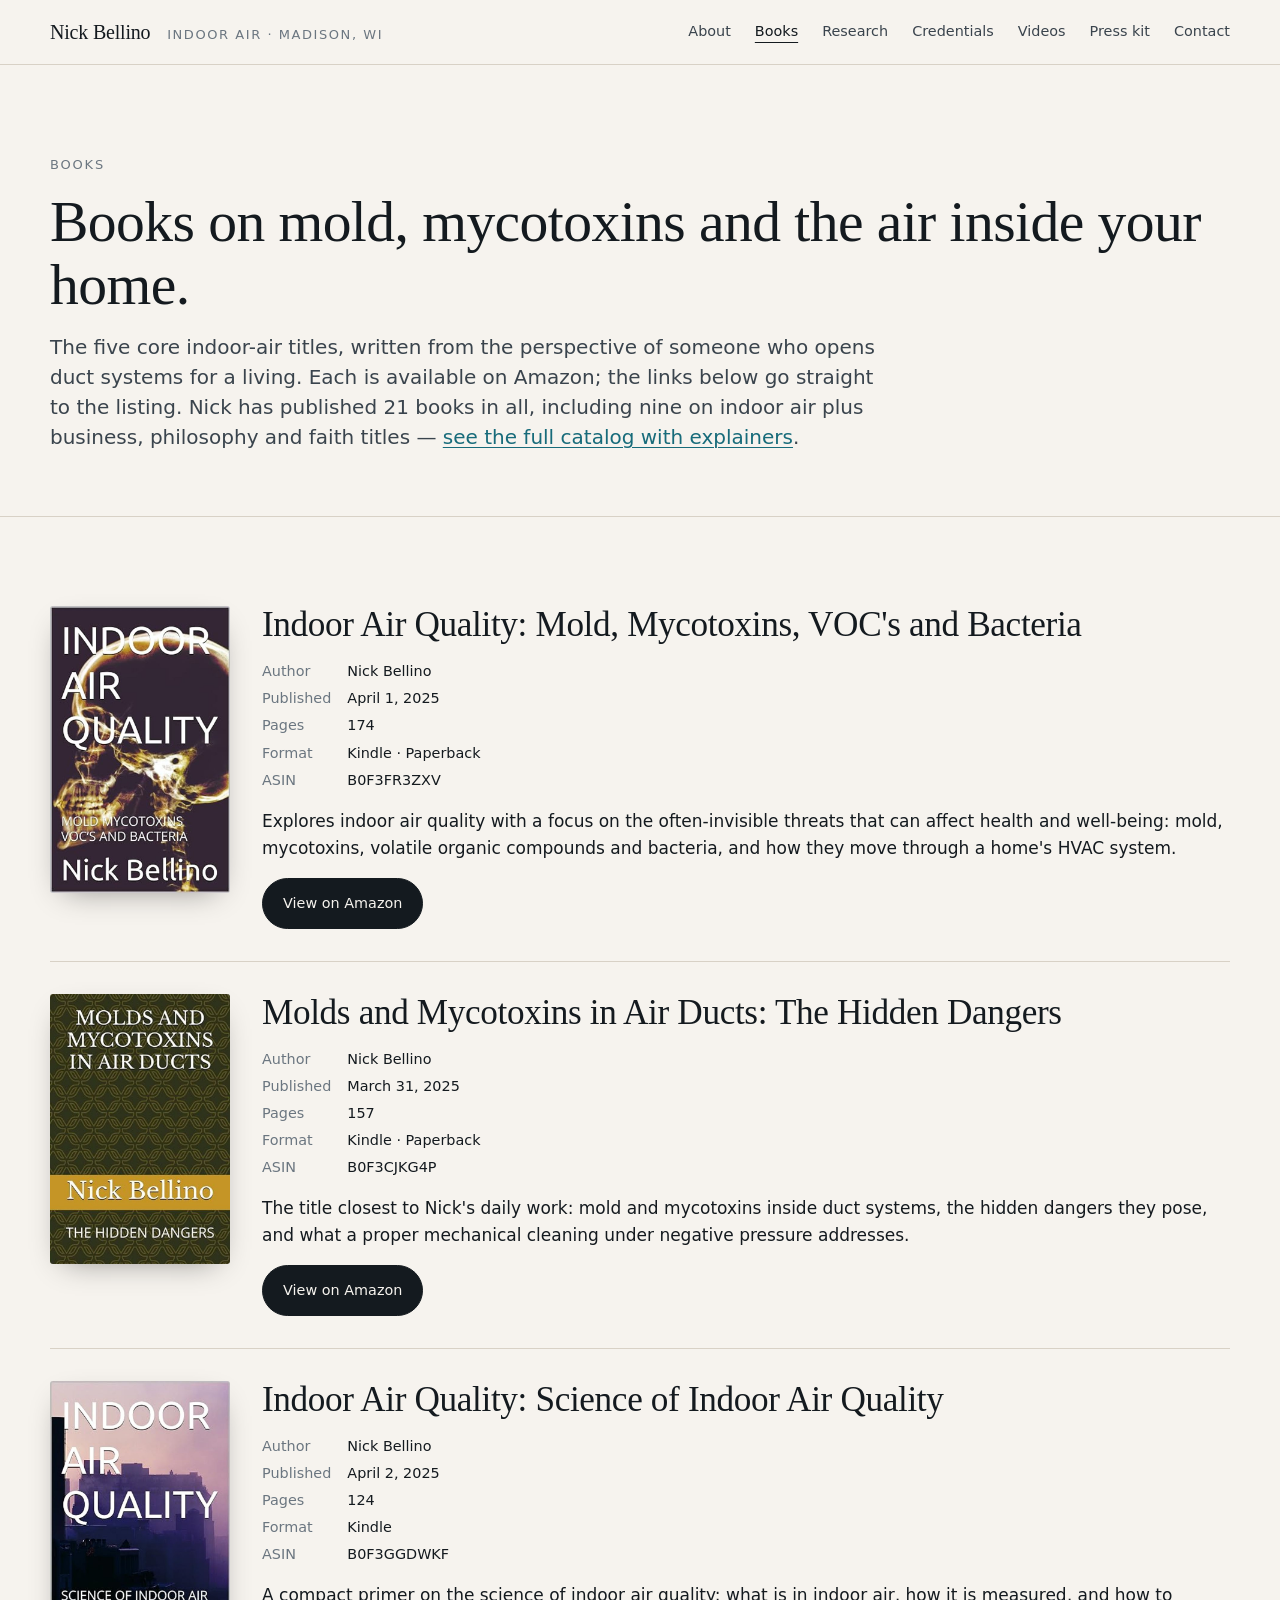
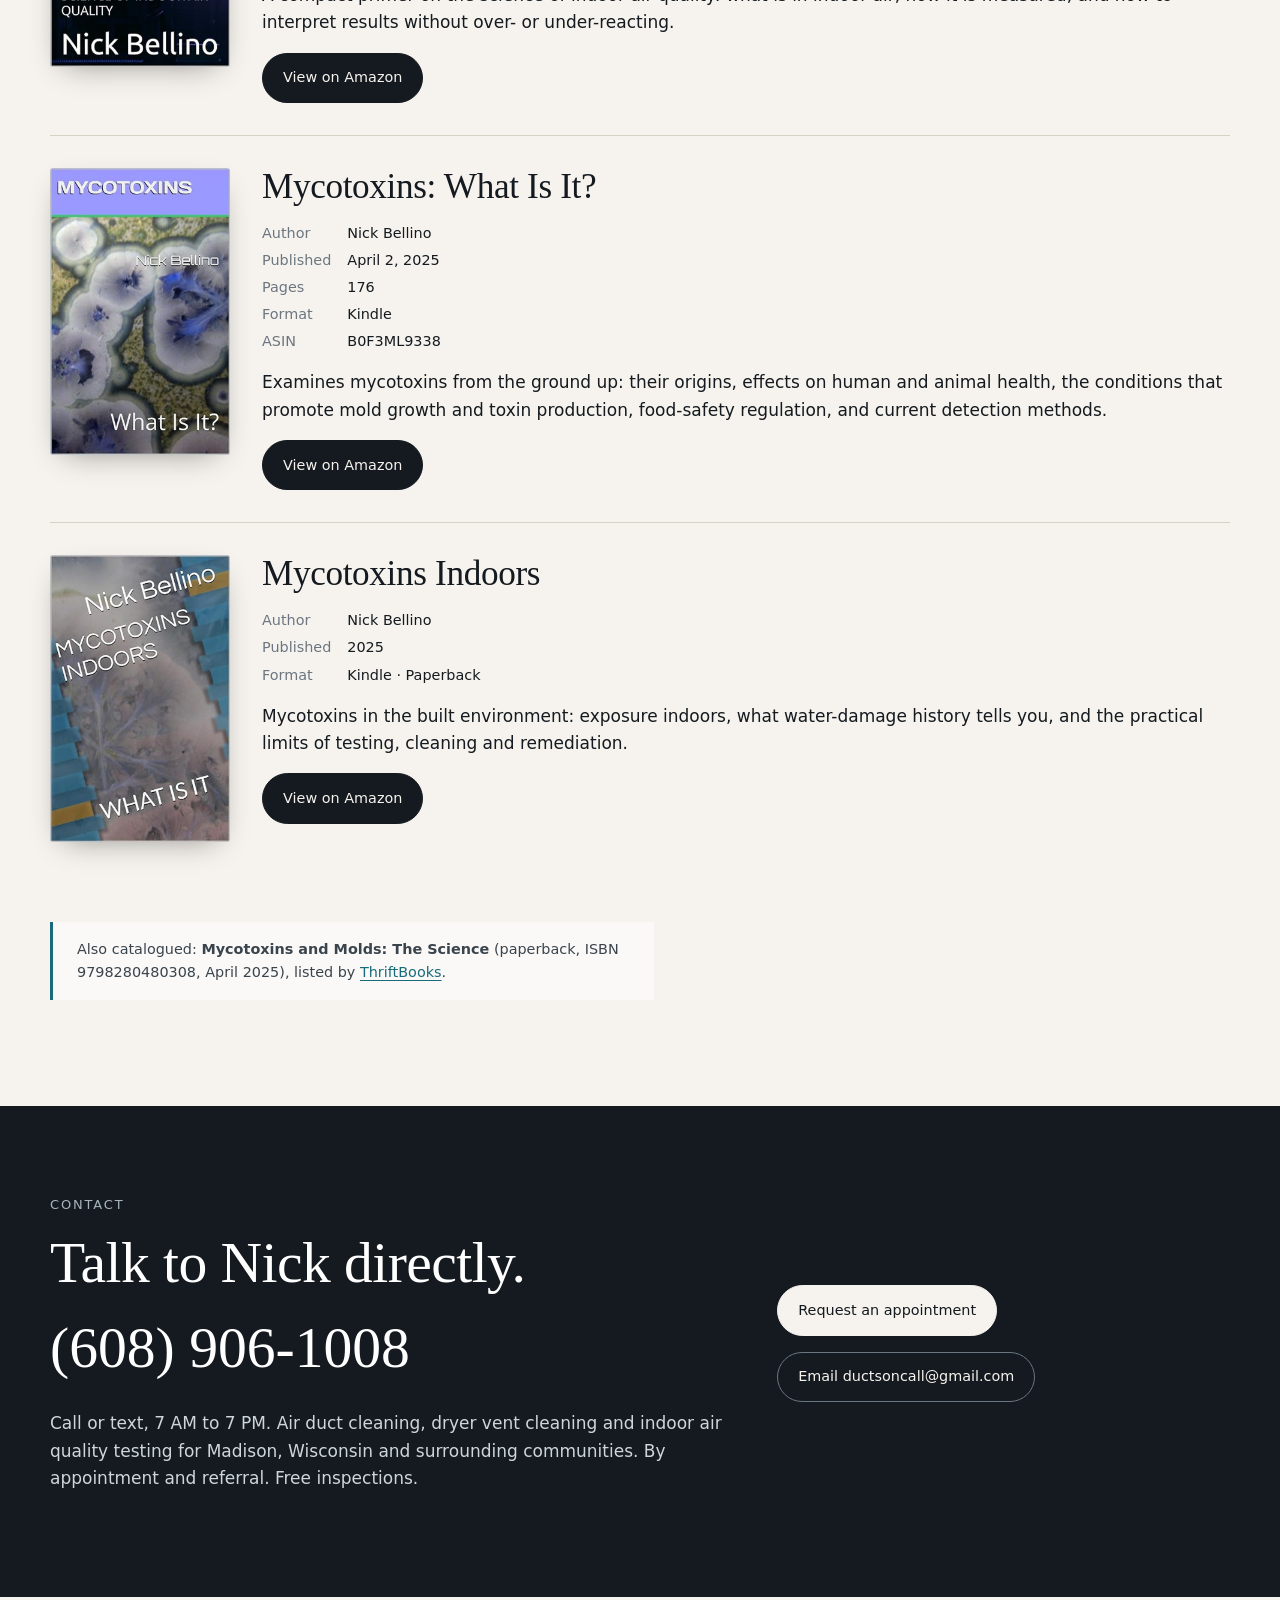
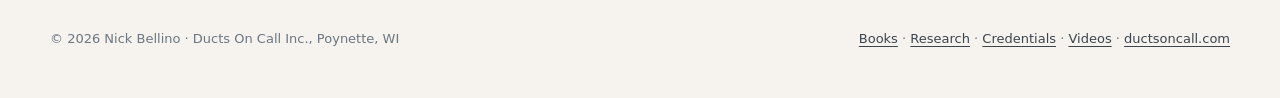
<file: books.html>
<!DOCTYPE html>
<html lang="en">
<head>
<meta charset="utf-8">
<meta name="viewport" content="width=device-width, initial-scale=1">
<title>Books by Nick Bellino — Mold, Mycotoxins &amp; Indoor Air Quality</title>
<meta name="description" content="Indoor air books by Madison-area specialist Nick Bellino: Indoor Air Quality (two volumes), Molds and Mycotoxins in Air Ducts, Mycotoxins: What Is It?, and Mycotoxins Indoors. Kindle and paperback on Amazon.">
<link rel="canonical" href="https://ductsoncall-hub.github.io/nick-bellino/books.html">
<meta property="og:type" content="book">
<meta property="og:title" content="Books by Nick Bellino — Mold, Mycotoxins &amp; Indoor Air Quality">
<meta property="og:description" content="Indoor air books by Madison-area specialist Nick Bellino: Indoor Air Quality (two volumes), Molds and Mycotoxins in Air Ducts, Mycotoxins: What Is It?, and Mycotoxins Indoors. Kindle and paperback on Amazon.">
<meta property="og:image" content="https://ductsoncall-hub.github.io/nick-bellino/assets/og-nick-bellino.jpg">
<meta property="og:url" content="https://ductsoncall-hub.github.io/nick-bellino/books.html">
<meta name="twitter:card" content="summary_large_image">
<link rel="icon" href="data:image/svg+xml,%3Csvg xmlns='http://www.w3.org/2000/svg' viewBox='0 0 32 32'%3E%3Crect width='32' height='32' rx='6' fill='%23141a1f'/%3E%3Ctext x='16' y='22' font-family='Georgia,serif' font-size='18' text-anchor='middle' fill='%23f6f3ee'%3ENB%3C/text%3E%3C/svg%3E">
<link href="https://api.fontshare.com/v2/css?f[]=erode@400,500&f[]=satoshi@400,500,700&display=swap" rel="stylesheet">
<link rel="stylesheet" href="./style.css">
<script type="application/ld+json">
{"@context":"https://schema.org","@type":"ItemList","name":"Books by Nick Bellino","itemListElement":[{"@type":"ListItem","position":1,"item":{"@type":"Book","name":"Indoor Air Quality: Mold, Mycotoxins, VOC's and Bacteria","author":{"@type":"Person","name":"Nick Bellino","@id":"https://ductsoncall-hub.github.io/nick-bellino/#person"},"url":"https://a.co/d/gK4DMKq","image":"https://ductsoncall-hub.github.io/nick-bellino/assets/cover-iaq-mold.jpg","datePublished":"2025","inLanguage":"en"}},{"@type":"ListItem","position":2,"item":{"@type":"Book","name":"Molds and Mycotoxins in Air Ducts: The Hidden Dangers","author":{"@type":"Person","name":"Nick Bellino","@id":"https://ductsoncall-hub.github.io/nick-bellino/#person"},"url":"https://a.co/d/d6XJZ6S","image":"https://ductsoncall-hub.github.io/nick-bellino/assets/cover-air-ducts.jpg","datePublished":"2025","inLanguage":"en"}},{"@type":"ListItem","position":3,"item":{"@type":"Book","name":"Indoor Air Quality: Science of Indoor Air Quality","author":{"@type":"Person","name":"Nick Bellino","@id":"https://ductsoncall-hub.github.io/nick-bellino/#person"},"url":"https://a.co/d/bsEXqNC","image":"https://ductsoncall-hub.github.io/nick-bellino/assets/cover-iaq-science.jpg","datePublished":"2025","inLanguage":"en"}},{"@type":"ListItem","position":4,"item":{"@type":"Book","name":"Mycotoxins: What Is It?","author":{"@type":"Person","name":"Nick Bellino","@id":"https://ductsoncall-hub.github.io/nick-bellino/#person"},"url":"https://a.co/d/fYZOW5f","image":"https://ductsoncall-hub.github.io/nick-bellino/assets/cover-mycotoxins.jpg","datePublished":"2025","inLanguage":"en"}},{"@type":"ListItem","position":5,"item":{"@type":"Book","name":"Mycotoxins Indoors","author":{"@type":"Person","name":"Nick Bellino","@id":"https://ductsoncall-hub.github.io/nick-bellino/#person"},"url":"https://a.co/d/6GN9wN9","image":"https://ductsoncall-hub.github.io/nick-bellino/assets/cover-mycotoxins-indoors.jpg","datePublished":"2025","inLanguage":"en"}}]}
</script>
</head>
<body>
<a class="skip" href="#main">Skip to content</a>
<header class="site-header">
  <div class="wrap">
    <a class="brand" href="./index.html">Nick Bellino <span>Indoor air · Madison, WI</span></a>
    <nav class="primary" aria-label="Primary">
      <a href="./index.html">About</a>
      <a href="./books.html" aria-current="page">Books</a>
      <a href="./research.html">Research</a>
      <a href="https://nick-bellino.pplx.app/" target="_blank" rel="noopener noreferrer">Credentials</a>
      <a href="./videos.html">Videos</a>
      <a href="./press.html">Press kit</a>
      <a href="./index.html#contact">Contact</a>
    </nav>
  </div>
</header>
<main id="main">
<section class="page-head"><div class="wrap">
  <p class="eyebrow">Books</p>
  <h1>Books on mold, mycotoxins and the air inside your home.</h1>
  <p class="lede">The five core indoor-air titles, written from the perspective of someone who opens duct systems for a living. Each is available on Amazon; the links below go straight to the listing. Nick has published 21 books in all, including nine on indoor air plus business, philosophy and faith titles — <a href="https://nick-bellino.pplx.app/#books" target="_blank" rel="noopener noreferrer">see the full catalog with explainers</a>.</p>
</div></section>
<section class="block"><div class="wrap"><div class="book-list">
<article class="book-row" itemscope itemtype="https://schema.org/Book">
  <img src="./assets/cover-iaq-mold.jpg" alt="Cover of Indoor Air Quality: Mold, Mycotoxins, VOC's and Bacteria by Nick Bellino" width="180" height="270" loading="lazy" itemprop="image">
  <div>
    <h3 itemprop="name">Indoor Air Quality: Mold, Mycotoxins, VOC's and Bacteria</h3>
    <dl>
      <dt>Author</dt><dd itemprop="author">Nick Bellino</dd>
      <dt>Published</dt><dd>April 1, 2025</dd>
      <dt>Pages</dt><dd>174</dd>
      <dt>Format</dt><dd>Kindle · Paperback</dd>
      <dt>ASIN</dt><dd>B0F3FR3ZXV</dd>
    </dl>
    <p>Explores indoor air quality with a focus on the often-invisible threats that can affect health and well-being: mold, mycotoxins, volatile organic compounds and bacteria, and how they move through a home's HVAC system.</p>
    <a class="btn" href="https://a.co/d/gK4DMKq" target="_blank" rel="noopener noreferrer" itemprop="url">View on Amazon</a>
  </div>
</article>
<article class="book-row" itemscope itemtype="https://schema.org/Book">
  <img src="./assets/cover-air-ducts.jpg" alt="Cover of Molds and Mycotoxins in Air Ducts: The Hidden Dangers by Nick Bellino" width="180" height="270" loading="lazy" itemprop="image">
  <div>
    <h3 itemprop="name">Molds and Mycotoxins in Air Ducts: The Hidden Dangers</h3>
    <dl>
      <dt>Author</dt><dd itemprop="author">Nick Bellino</dd>
      <dt>Published</dt><dd>March 31, 2025</dd>
      <dt>Pages</dt><dd>157</dd>
      <dt>Format</dt><dd>Kindle · Paperback</dd>
      <dt>ASIN</dt><dd>B0F3CJKG4P</dd>
    </dl>
    <p>The title closest to Nick's daily work: mold and mycotoxins inside duct systems, the hidden dangers they pose, and what a proper mechanical cleaning under negative pressure addresses.</p>
    <a class="btn" href="https://a.co/d/d6XJZ6S" target="_blank" rel="noopener noreferrer" itemprop="url">View on Amazon</a>
  </div>
</article>
<article class="book-row" itemscope itemtype="https://schema.org/Book">
  <img src="./assets/cover-iaq-science.jpg" alt="Cover of Indoor Air Quality: Science of Indoor Air Quality by Nick Bellino" width="180" height="270" loading="lazy" itemprop="image">
  <div>
    <h3 itemprop="name">Indoor Air Quality: Science of Indoor Air Quality</h3>
    <dl>
      <dt>Author</dt><dd itemprop="author">Nick Bellino</dd>
      <dt>Published</dt><dd>April 2, 2025</dd>
      <dt>Pages</dt><dd>124</dd>
      <dt>Format</dt><dd>Kindle</dd>
      <dt>ASIN</dt><dd>B0F3GGDWKF</dd>
    </dl>
    <p>A compact primer on the science of indoor air quality: what is in indoor air, how it is measured, and how to interpret results without over- or under-reacting.</p>
    <a class="btn" href="https://a.co/d/bsEXqNC" target="_blank" rel="noopener noreferrer" itemprop="url">View on Amazon</a>
  </div>
</article>
<article class="book-row" itemscope itemtype="https://schema.org/Book">
  <img src="./assets/cover-mycotoxins.jpg" alt="Cover of Mycotoxins: What Is It? by Nick Bellino" width="180" height="270" loading="lazy" itemprop="image">
  <div>
    <h3 itemprop="name">Mycotoxins: What Is It?</h3>
    <dl>
      <dt>Author</dt><dd itemprop="author">Nick Bellino</dd>
      <dt>Published</dt><dd>April 2, 2025</dd>
      <dt>Pages</dt><dd>176</dd>
      <dt>Format</dt><dd>Kindle</dd>
      <dt>ASIN</dt><dd>B0F3ML9338</dd>
    </dl>
    <p>Examines mycotoxins from the ground up: their origins, effects on human and animal health, the conditions that promote mold growth and toxin production, food-safety regulation, and current detection methods.</p>
    <a class="btn" href="https://a.co/d/fYZOW5f" target="_blank" rel="noopener noreferrer" itemprop="url">View on Amazon</a>
  </div>
</article>
<article class="book-row" itemscope itemtype="https://schema.org/Book">
  <img src="./assets/cover-mycotoxins-indoors.jpg" alt="Cover of Mycotoxins Indoors by Nick Bellino" width="180" height="270" loading="lazy" itemprop="image">
  <div>
    <h3 itemprop="name">Mycotoxins Indoors</h3>
    <dl>
      <dt>Author</dt><dd itemprop="author">Nick Bellino</dd>
      <dt>Published</dt><dd>2025</dd>
      
      <dt>Format</dt><dd>Kindle · Paperback</dd>
      
    </dl>
    <p>Mycotoxins in the built environment: exposure indoors, what water-damage history tells you, and the practical limits of testing, cleaning and remediation.</p>
    <a class="btn" href="https://a.co/d/6GN9wN9" target="_blank" rel="noopener noreferrer" itemprop="url">View on Amazon</a>
  </div>
</article>
</div>
<p class="note" style="margin-top:3rem">Also catalogued: <strong>Mycotoxins and Molds: The Science</strong> (paperback, ISBN 9798280480308, April 2025), listed by <a href="https://www.thriftbooks.com/w/mycotoxins-and-molds-the-science/55382983/" target="_blank" rel="noopener noreferrer">ThriftBooks</a>.</p>
</div></section>
</main>
<section class="band" id="contact">
  <div class="wrap grid">
    <div>
      <p class="eyebrow">Contact</p>
      <h2>Talk to Nick directly.</h2>
      <a class="phone" href="tel:+16089061008">(608) 906-1008</a>
      <p>Call or text, 7 AM to 7 PM. Air duct cleaning, dryer vent cleaning and indoor air quality testing for Madison, Wisconsin and surrounding communities. By appointment and referral. Free inspections.</p>
    </div>
    <div>
      <p><a class="btn" href="https://ductsoncall.com/get-in-touch" target="_blank" rel="noopener noreferrer">Request an appointment</a></p>
      <p><a class="btn ghost" href="mailto:ductsoncall@gmail.com">Email ductsoncall@gmail.com</a></p>
    </div>
  </div>
</section>

<footer class="site-footer">
  <div class="wrap">
    <span>© 2026 Nick Bellino · Ducts On Call Inc., Poynette, WI</span>
    <span><a href="./books.html">Books</a> · <a href="./research.html">Research</a> · <a href="https://nick-bellino.pplx.app/" target="_blank" rel="noopener noreferrer">Credentials</a> · <a href="./videos.html">Videos</a> · <a href="https://ductsoncall.com/" target="_blank" rel="noopener noreferrer">ductsoncall.com</a></span>
  </div>
</footer>
</body>
</html>
</file>
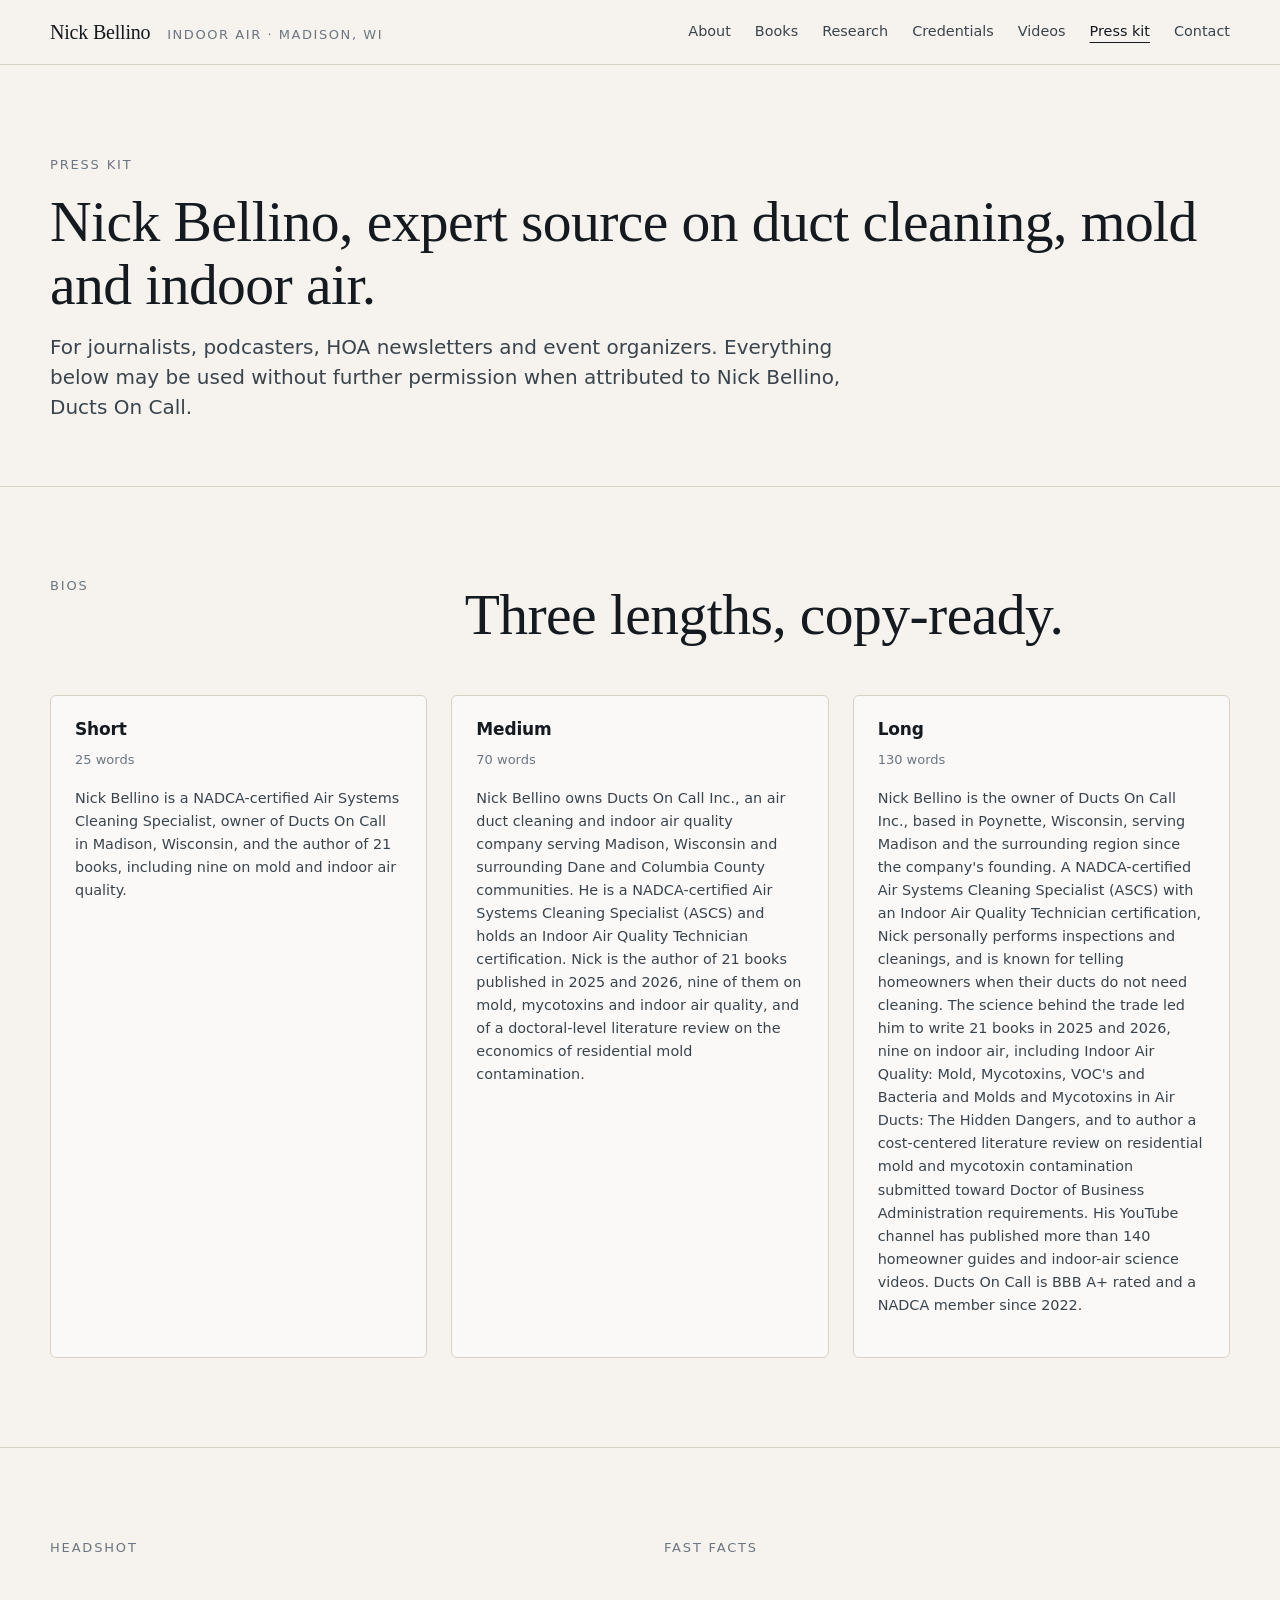
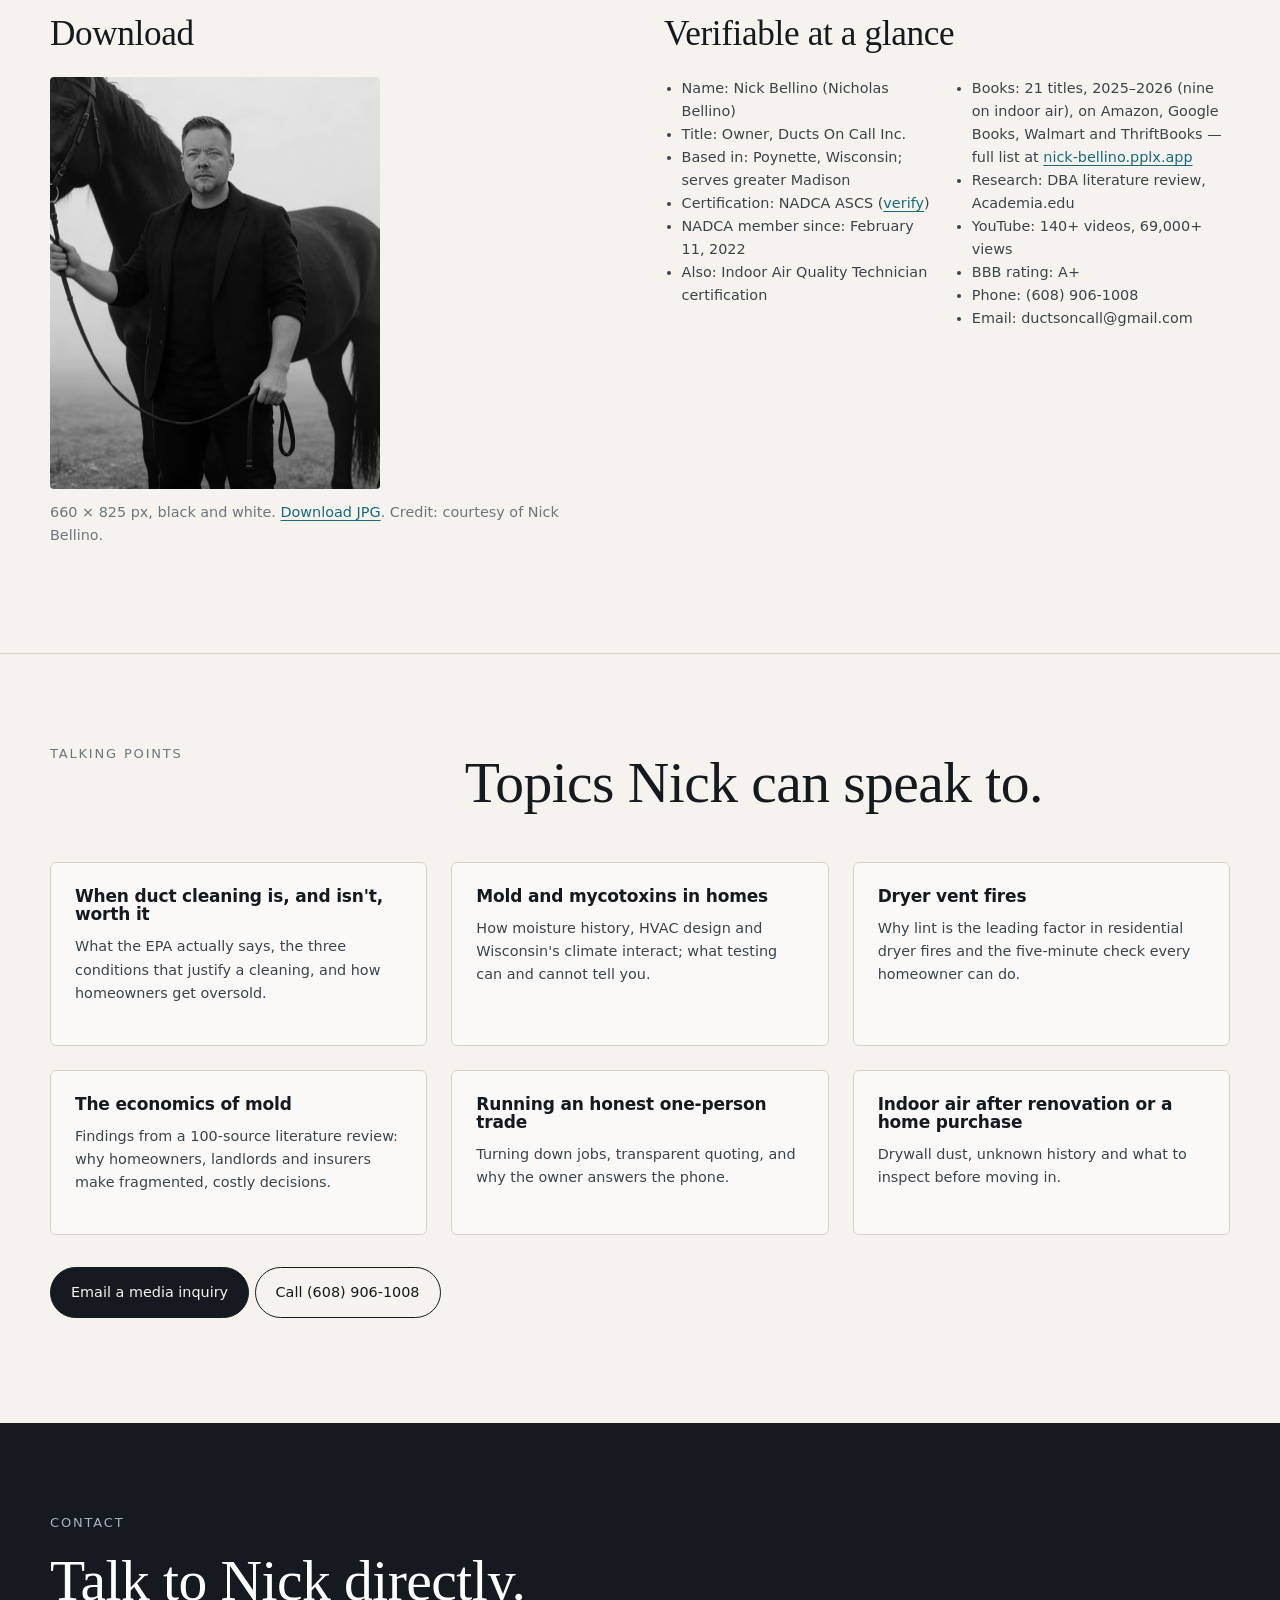
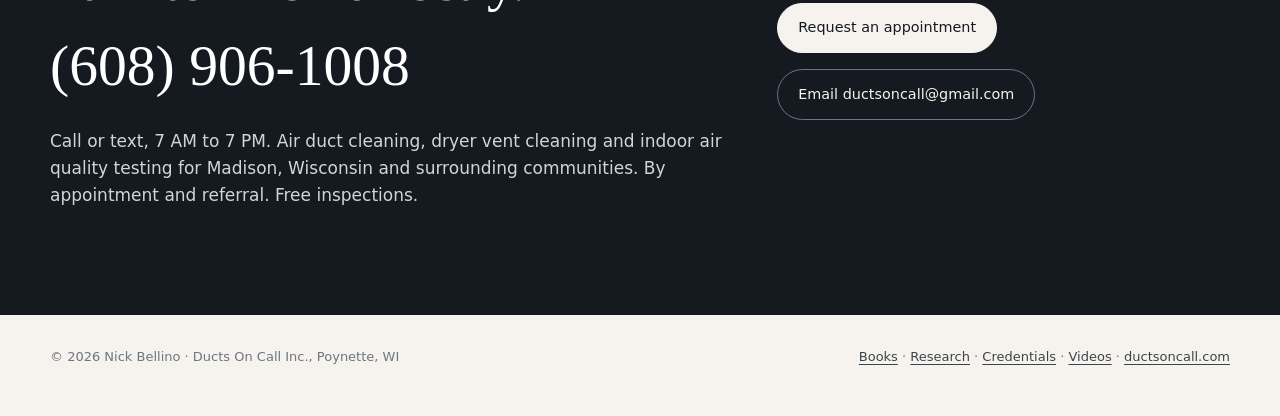
<file: press.html>
<!DOCTYPE html>
<html lang="en">
<head>
<meta charset="utf-8">
<meta name="viewport" content="width=device-width, initial-scale=1">
<title>Press Kit — Nick Bellino, Indoor Air Quality Expert &amp; Author, Madison WI</title>
<meta name="description" content="Media kit for Nick Bellino: NADCA-certified Air Systems Cleaning Specialist, author of 21 books, including nine on mold and indoor air quality, owner of Ducts On Call in Madison, WI. Bios, headshot, facts, talking points and interview contact.">
<link rel="canonical" href="https://ductsoncall-hub.github.io/nick-bellino/press.html">
<meta property="og:type" content="book">
<meta property="og:title" content="Press Kit — Nick Bellino, Indoor Air Quality Expert &amp; Author, Madison WI">
<meta property="og:description" content="Media kit for Nick Bellino: NADCA-certified Air Systems Cleaning Specialist, author of 21 books, including nine on mold and indoor air quality, owner of Ducts On Call in Madison, WI. Bios, headshot, facts, talking points and interview contact.">
<meta property="og:image" content="https://ductsoncall-hub.github.io/nick-bellino/assets/og-nick-bellino.jpg">
<meta property="og:url" content="https://ductsoncall-hub.github.io/nick-bellino/press.html">
<meta name="twitter:card" content="summary_large_image">
<link rel="icon" href="data:image/svg+xml,%3Csvg xmlns='http://www.w3.org/2000/svg' viewBox='0 0 32 32'%3E%3Crect width='32' height='32' rx='6' fill='%23141a1f'/%3E%3Ctext x='16' y='22' font-family='Georgia,serif' font-size='18' text-anchor='middle' fill='%23f6f3ee'%3ENB%3C/text%3E%3C/svg%3E">
<link href="https://api.fontshare.com/v2/css?f[]=erode@400,500&f[]=satoshi@400,500,700&display=swap" rel="stylesheet">
<link rel="stylesheet" href="./style.css">
<script type="application/ld+json">{"@context":"https://schema.org","@type":"WebPage","name":"Press Kit — Nick Bellino","url":"https://ductsoncall-hub.github.io/nick-bellino/press.html","about":{"@id":"https://ductsoncall-hub.github.io/nick-bellino/#person"},"mainEntity":{"@id":"https://ductsoncall-hub.github.io/nick-bellino/#person"}}</script>
</head>
<body>
<a class="skip" href="#main">Skip to content</a>
<header class="site-header">
  <div class="wrap">
    <a class="brand" href="./index.html">Nick Bellino <span>Indoor air · Madison, WI</span></a>
    <nav class="primary" aria-label="Primary">
      <a href="./index.html">About</a>
      <a href="./books.html">Books</a>
      <a href="./research.html">Research</a>
      <a href="https://nick-bellino.pplx.app/" target="_blank" rel="noopener noreferrer">Credentials</a>
      <a href="./videos.html">Videos</a>
      <a href="./press.html" aria-current="page">Press kit</a>
      <a href="./index.html#contact">Contact</a>
    </nav>
  </div>
</header>
<main id="main">
<section class="page-head"><div class="wrap">
  <p class="eyebrow">Press kit</p>
  <h1>Nick Bellino, expert source on duct cleaning, mold and indoor air.</h1>
  <p class="lede">For journalists, podcasters, HOA newsletters and event organizers. Everything below may be used without further permission when attributed to Nick Bellino, Ducts On Call.</p>
</div></section>

<section class="block"><div class="wrap">
  <div class="section-head"><p class="eyebrow">Bios</p><h2>Three lengths, copy-ready.</h2></div>
  <div class="kit">
    <article><h3>Short</h3><p class="count">25 words</p><p>Nick Bellino is a NADCA-certified Air Systems Cleaning Specialist, owner of Ducts On Call in Madison, Wisconsin, and the author of 21 books, including nine on mold and indoor air quality.</p></article>
    <article><h3>Medium</h3><p class="count">70 words</p><p>Nick Bellino owns Ducts On Call Inc., an air duct cleaning and indoor air quality company serving Madison, Wisconsin and surrounding Dane and Columbia County communities. He is a NADCA-certified Air Systems Cleaning Specialist (ASCS) and holds an Indoor Air Quality Technician certification. Nick is the author of 21 books published in 2025 and 2026, nine of them on mold, mycotoxins and indoor air quality, and of a doctoral-level literature review on the economics of residential mold contamination.</p></article>
    <article><h3>Long</h3><p class="count">130 words</p><p>Nick Bellino is the owner of Ducts On Call Inc., based in Poynette, Wisconsin, serving Madison and the surrounding region since the company's founding. A NADCA-certified Air Systems Cleaning Specialist (ASCS) with an Indoor Air Quality Technician certification, Nick personally performs inspections and cleanings, and is known for telling homeowners when their ducts do not need cleaning. The science behind the trade led him to write 21 books in 2025 and 2026, nine on indoor air, including Indoor Air Quality: Mold, Mycotoxins, VOC's and Bacteria and Molds and Mycotoxins in Air Ducts: The Hidden Dangers, and to author a cost-centered literature review on residential mold and mycotoxin contamination submitted toward Doctor of Business Administration requirements. His YouTube channel has published more than 140 homeowner guides and indoor-air science videos. Ducts On Call is BBB A+ rated and a NADCA member since 2022.</p></article>
  </div>
</div></section>

<section class="block"><div class="wrap two">
  <div>
    <div class="section-head" style="grid-template-columns:1fr;margin-bottom:1.5rem"><p class="eyebrow">Headshot</p><h2 style="font-size:var(--text-xl)">Download</h2></div>
    <img src="./assets/nick-portrait.jpg" alt="Black and white portrait of Nick Bellino" width="330" height="412" style="max-width:330px;border-radius:4px;filter:grayscale(1)">
    <p class="small muted" style="margin-top:.75rem">660 × 825 px, black and white. <a href="./assets/nick-portrait.jpg" download="Nick-Bellino-headshot.jpg">Download JPG</a>. Credit: courtesy of Nick Bellino.</p>
  </div>
  <div>
    <div class="section-head" style="grid-template-columns:1fr;margin-bottom:1.5rem"><p class="eyebrow">Fast facts</p><h2 style="font-size:var(--text-xl)">Verifiable at a glance</h2></div>
    <ul class="facts-list">
      <li>Name: Nick Bellino (Nicholas Bellino)</li>
      <li>Title: Owner, Ducts On Call Inc.</li>
      <li>Based in: Poynette, Wisconsin; serves greater Madison</li>
      <li>Certification: NADCA ASCS (<a href="https://nadca.com/find-a-professional/ducts-call" target="_blank" rel="noopener noreferrer">verify</a>)</li>
      <li>NADCA member since: February 11, 2022</li>
      <li>Also: Indoor Air Quality Technician certification</li>
      <li>Books: 21 titles, 2025–2026 (nine on indoor air), on Amazon, Google Books, Walmart and ThriftBooks — full list at <a href="https://nick-bellino.pplx.app/" target="_blank" rel="noopener noreferrer">nick-bellino.pplx.app</a></li>
      <li>Research: DBA literature review, Academia.edu</li>
      <li>YouTube: 140+ videos, 69,000+ views</li>
      <li>BBB rating: A+</li>
      <li>Phone: (608) 906-1008</li>
      <li>Email: ductsoncall@gmail.com</li>
    </ul>
  </div>
</div></section>

<section class="block"><div class="wrap">
  <div class="section-head"><p class="eyebrow">Talking points</p><h2>Topics Nick can speak to.</h2></div>
  <div class="kit">
    <article><h3>When duct cleaning is, and isn't, worth it</h3><p>What the EPA actually says, the three conditions that justify a cleaning, and how homeowners get oversold.</p></article>
    <article><h3>Mold and mycotoxins in homes</h3><p>How moisture history, HVAC design and Wisconsin's climate interact; what testing can and cannot tell you.</p></article>
    <article><h3>Dryer vent fires</h3><p>Why lint is the leading factor in residential dryer fires and the five-minute check every homeowner can do.</p></article>
    <article><h3>The economics of mold</h3><p>Findings from a 100-source literature review: why homeowners, landlords and insurers make fragmented, costly decisions.</p></article>
    <article><h3>Running an honest one-person trade</h3><p>Turning down jobs, transparent quoting, and why the owner answers the phone.</p></article>
    <article><h3>Indoor air after renovation or a home purchase</h3><p>Drywall dust, unknown history and what to inspect before moving in.</p></article>
  </div>
  <p style="margin-top:2rem"><a class="btn" href="mailto:ductsoncall@gmail.com?subject=Media%20inquiry%20for%20Nick%20Bellino">Email a media inquiry</a> <a class="btn ghost" href="tel:+16089061008">Call (608) 906-1008</a></p>
</div></section>
</main>
<section class="band" id="contact">
  <div class="wrap grid">
    <div>
      <p class="eyebrow">Contact</p>
      <h2>Talk to Nick directly.</h2>
      <a class="phone" href="tel:+16089061008">(608) 906-1008</a>
      <p>Call or text, 7 AM to 7 PM. Air duct cleaning, dryer vent cleaning and indoor air quality testing for Madison, Wisconsin and surrounding communities. By appointment and referral. Free inspections.</p>
    </div>
    <div>
      <p><a class="btn" href="https://ductsoncall.com/get-in-touch" target="_blank" rel="noopener noreferrer">Request an appointment</a></p>
      <p><a class="btn ghost" href="mailto:ductsoncall@gmail.com">Email ductsoncall@gmail.com</a></p>
    </div>
  </div>
</section>

<footer class="site-footer">
  <div class="wrap">
    <span>© 2026 Nick Bellino · Ducts On Call Inc., Poynette, WI</span>
    <span><a href="./books.html">Books</a> · <a href="./research.html">Research</a> · <a href="https://nick-bellino.pplx.app/" target="_blank" rel="noopener noreferrer">Credentials</a> · <a href="./videos.html">Videos</a> · <a href="https://ductsoncall.com/" target="_blank" rel="noopener noreferrer">ductsoncall.com</a></span>
  </div>
</footer>
</body>
</html>
</file>
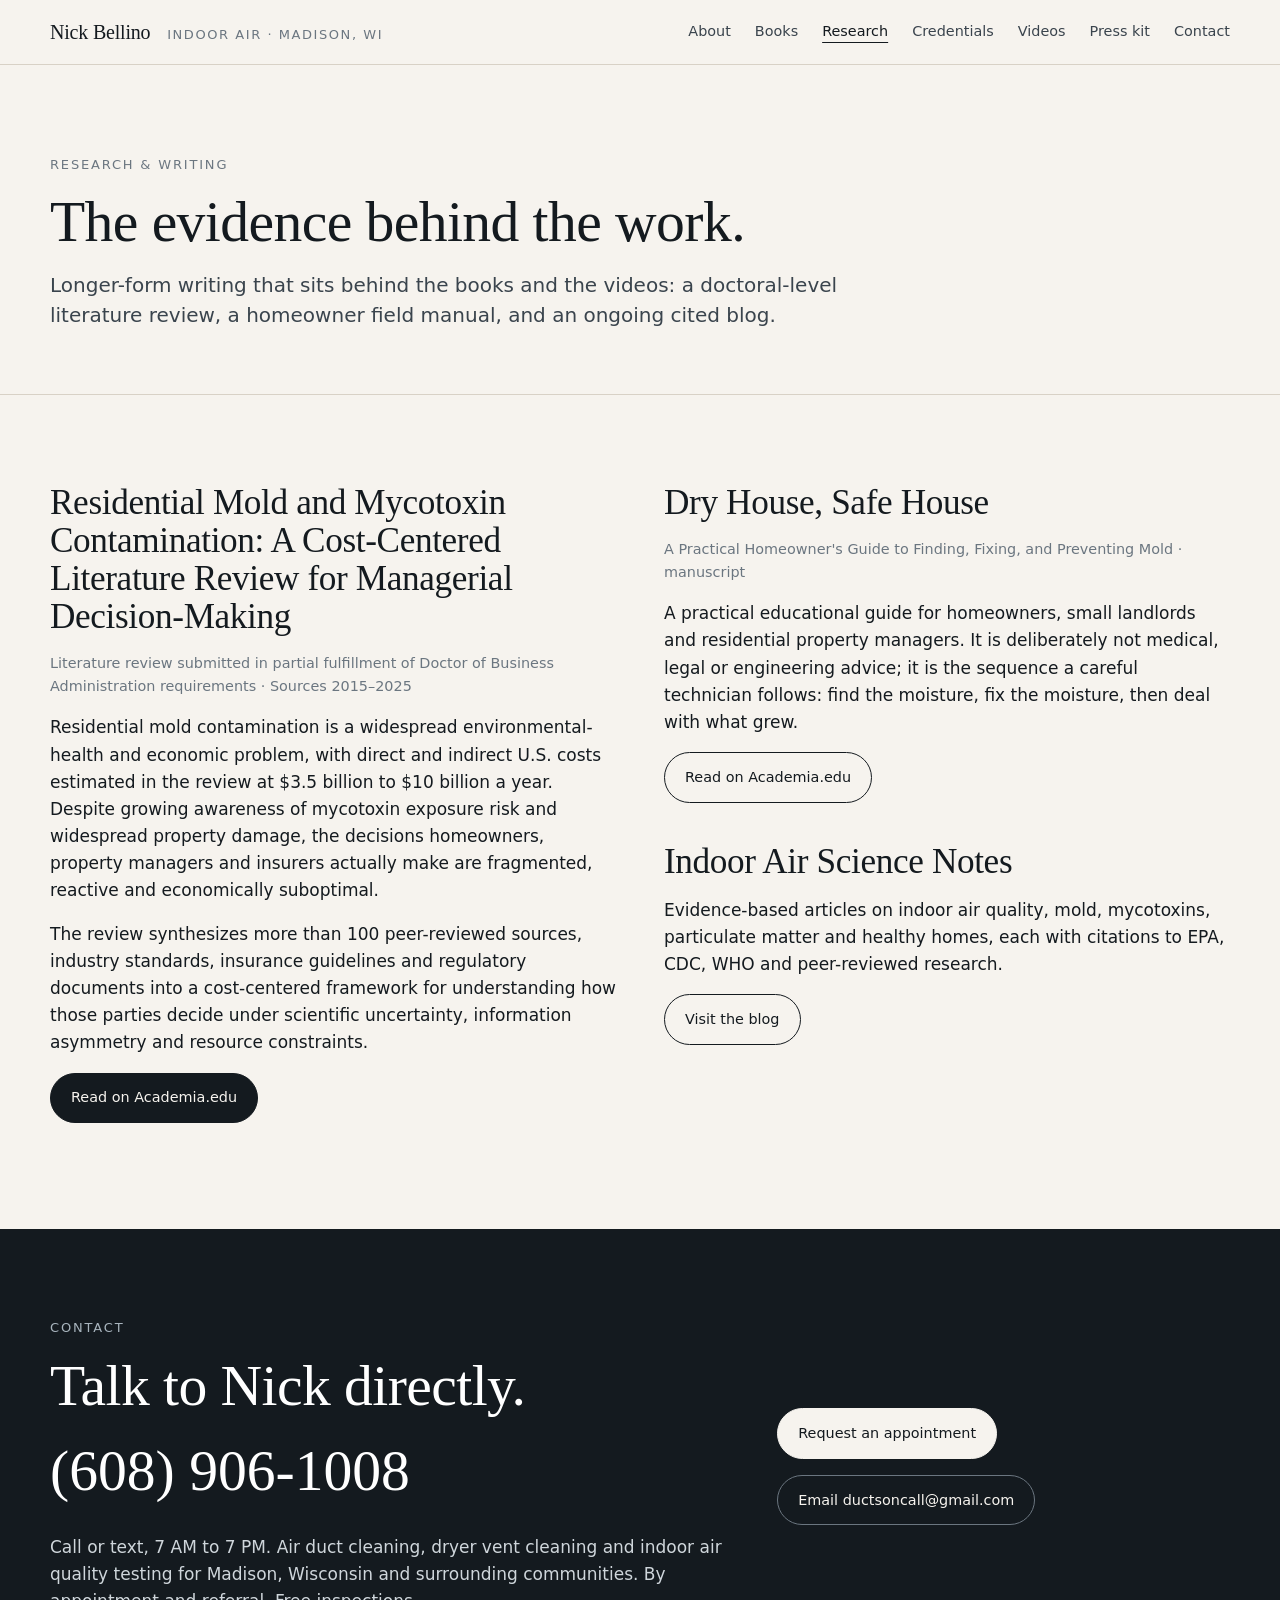
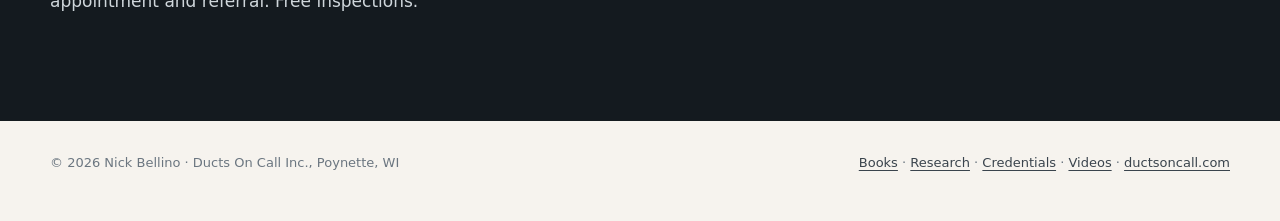
<file: research.html>
<!DOCTYPE html>
<html lang="en">
<head>
<meta charset="utf-8">
<meta name="viewport" content="width=device-width, initial-scale=1">
<title>Research &amp; Writing — Nick Bellino</title>
<meta name="description" content="Nick Bellino's doctoral literature review on the economics of residential mold and mycotoxin contamination, the Dry House, Safe House homeowner manuscript, and the Indoor Air Science Notes blog.">
<link rel="canonical" href="https://ductsoncall-hub.github.io/nick-bellino/research.html">
<meta property="og:type" content="website">
<meta property="og:title" content="Research &amp; Writing — Nick Bellino">
<meta property="og:description" content="Nick Bellino's doctoral literature review on the economics of residential mold and mycotoxin contamination, the Dry House, Safe House homeowner manuscript, and the Indoor Air Science Notes blog.">
<meta property="og:image" content="https://ductsoncall-hub.github.io/nick-bellino/assets/og-nick-bellino.jpg">
<meta property="og:url" content="https://ductsoncall-hub.github.io/nick-bellino/research.html">
<meta name="twitter:card" content="summary_large_image">
<link rel="icon" href="data:image/svg+xml,%3Csvg xmlns='http://www.w3.org/2000/svg' viewBox='0 0 32 32'%3E%3Crect width='32' height='32' rx='6' fill='%23141a1f'/%3E%3Ctext x='16' y='22' font-family='Georgia,serif' font-size='18' text-anchor='middle' fill='%23f6f3ee'%3ENB%3C/text%3E%3C/svg%3E">
<link href="https://api.fontshare.com/v2/css?f[]=erode@400,500&f[]=satoshi@400,500,700&display=swap" rel="stylesheet">
<link rel="stylesheet" href="./style.css">
<script type="application/ld+json">
{"@context":"https://schema.org","@type":"ScholarlyArticle","headline":"Residential Mold and Mycotoxin Contamination: A Cost-Centered Literature Review for Managerial Decision-Making","author":{"@type":"Person","name":"Nick Bellino","@id":"https://ductsoncall-hub.github.io/nick-bellino/#person"},"url":"https://www.academia.edu/146208519/","about":["Residential mold","Mycotoxins","Indoor air quality","Property management economics"]}
</script>
</head>
<body>
<a class="skip" href="#main">Skip to content</a>
<header class="site-header">
  <div class="wrap">
    <a class="brand" href="./index.html">Nick Bellino <span>Indoor air · Madison, WI</span></a>
    <nav class="primary" aria-label="Primary">
      <a href="./index.html">About</a>
      <a href="./books.html">Books</a>
      <a href="./research.html" aria-current="page">Research</a>
      <a href="https://nick-bellino.pplx.app/" target="_blank" rel="noopener noreferrer">Credentials</a>
      <a href="./videos.html">Videos</a>
      <a href="./press.html">Press kit</a>
      <a href="./index.html#contact">Contact</a>
    </nav>
  </div>
</header>
<main id="main">
<section class="page-head"><div class="wrap">
  <p class="eyebrow">Research &amp; writing</p>
  <h1>The evidence behind the work.</h1>
  <p class="lede">Longer-form writing that sits behind the books and the videos: a doctoral-level literature review, a homeowner field manual, and an ongoing cited blog.</p>
</div></section>
<section class="block"><div class="wrap">
<div class="two">
  <div class="prose">
    <h2 style="font-size:var(--text-xl);margin-bottom:1rem">Residential Mold and Mycotoxin Contamination: A Cost-Centered Literature Review for Managerial Decision-Making</h2>
    <p class="small muted">Literature review submitted in partial fulfillment of Doctor of Business Administration requirements · Sources 2015–2025</p>
    <p>Residential mold contamination is a widespread environmental-health and economic problem, with direct and indirect U.S. costs estimated in the review at $3.5 billion to $10 billion a year. Despite growing awareness of mycotoxin exposure risk and widespread property damage, the decisions homeowners, property managers and insurers actually make are fragmented, reactive and economically suboptimal.</p>
    <p>The review synthesizes more than 100 peer-reviewed sources, industry standards, insurance guidelines and regulatory documents into a cost-centered framework for understanding how those parties decide under scientific uncertainty, information asymmetry and resource constraints.</p>
    <p><a class="btn" href="https://www.academia.edu/146208519/[base64]" target="_blank" rel="noopener noreferrer">Read on Academia.edu</a></p>
  </div>
  <div class="prose">
    <h2 style="font-size:var(--text-xl);margin-bottom:1rem">Dry House, Safe House</h2>
    <p class="small muted">A Practical Homeowner's Guide to Finding, Fixing, and Preventing Mold · manuscript</p>
    <p>A practical educational guide for homeowners, small landlords and residential property managers. It is deliberately not medical, legal or engineering advice; it is the sequence a careful technician follows: find the moisture, fix the moisture, then deal with what grew.</p>
    <p><a class="btn ghost" href="https://www.academia.edu/165429363/Dry_house_safe_house_kdp_manuscript_v3_copy_copy" target="_blank" rel="noopener noreferrer">Read on Academia.edu</a></p>
    <h2 style="font-size:var(--text-xl);margin:2.5rem 0 1rem">Indoor Air Science Notes</h2>
    <p>Evidence-based articles on indoor air quality, mold, mycotoxins, particulate matter and healthy homes, each with citations to EPA, CDC, WHO and peer-reviewed research.</p>
    <p><a class="btn ghost" href="https://ductsoncall-hub.github.io/" target="_blank" rel="noopener noreferrer">Visit the blog</a></p>
  </div>
</div>
</div></section>
</main>
<section class="band" id="contact">
  <div class="wrap grid">
    <div>
      <p class="eyebrow">Contact</p>
      <h2>Talk to Nick directly.</h2>
      <a class="phone" href="tel:+16089061008">(608) 906-1008</a>
      <p>Call or text, 7 AM to 7 PM. Air duct cleaning, dryer vent cleaning and indoor air quality testing for Madison, Wisconsin and surrounding communities. By appointment and referral. Free inspections.</p>
    </div>
    <div>
      <p><a class="btn" href="https://ductsoncall.com/get-in-touch" target="_blank" rel="noopener noreferrer">Request an appointment</a></p>
      <p><a class="btn ghost" href="mailto:ductsoncall@gmail.com">Email ductsoncall@gmail.com</a></p>
    </div>
  </div>
</section>

<footer class="site-footer">
  <div class="wrap">
    <span>© 2026 Nick Bellino · Ducts On Call Inc., Poynette, WI</span>
    <span><a href="./books.html">Books</a> · <a href="./research.html">Research</a> · <a href="https://nick-bellino.pplx.app/" target="_blank" rel="noopener noreferrer">Credentials</a> · <a href="./videos.html">Videos</a> · <a href="https://ductsoncall.com/" target="_blank" rel="noopener noreferrer">ductsoncall.com</a></span>
  </div>
</footer>
</body>
</html>
</file>
<file: style.css>
/* Nick Bellino — authority site. Monochrome editorial, paper surface, one teal accent. */
:root {
  --paper: #f6f3ee;
  --paper-2: #ece7df;
  --ink: #141a1f;
  --ink-2: #3a444d;
  --ink-3: #6b7680;
  --line: #d8d1c6;
  --accent: #176b7a;
  --accent-ink: #0f4f5b;
  --font-display: 'Erode', 'Georgia', serif;
  --font-body: 'Satoshi', 'Inter', system-ui, sans-serif;
  --text-xs: 0.8125rem;
  --text-sm: 0.9rem;
  --text-base: 1.0625rem;
  --text-lg: 1.25rem;
  --text-xl: clamp(1.6rem, 1.2rem + 1.4vw, 2.2rem);
  --text-2xl: clamp(2.2rem, 1.6rem + 2.6vw, 3.6rem);
  --text-hero: clamp(2.8rem, 1.8rem + 5vw, 6rem);
  --s1: .25rem; --s2: .5rem; --s3: .75rem; --s4: 1rem; --s6: 1.5rem; --s8: 2rem; --s12: 3rem; --s16: 4rem; --s24: 6rem;
  --max: 1180px;
  --measure: 66ch;
}
* { box-sizing: border-box; }
html { scroll-behavior: smooth; }
body {
  margin: 0; background: var(--paper); color: var(--ink);
  font-family: var(--font-body); font-size: var(--text-base); line-height: 1.6;
  -webkit-font-smoothing: antialiased;
}
img { max-width: 100%; height: auto; display: block; }
a { color: var(--accent); text-decoration-thickness: 1px; text-underline-offset: 3px; }
a:hover { color: var(--accent-ink); }
h1, h2, h3 { font-family: var(--font-display); font-weight: 500; line-height: 1.08; margin: 0; letter-spacing: -0.01em; }
h1 { font-size: var(--text-hero); }
h2 { font-size: var(--text-2xl); }
h3 { font-size: var(--text-xl); }
p { margin: 0 0 var(--s4); }
.wrap { width: min(var(--max), 100% - 2.5rem); margin-inline: auto; }
.eyebrow { font-size: var(--text-xs); letter-spacing: .14em; text-transform: uppercase; color: var(--ink-3); font-weight: 500; }
.lede { font-size: var(--text-lg); line-height: 1.5; color: var(--ink-2); max-width: var(--measure); }
.muted { color: var(--ink-3); }
.small { font-size: var(--text-sm); }
.btn {
  display: inline-flex; align-items: center; gap: .5rem; padding: .8rem 1.25rem; border-radius: 999px;
  background: var(--ink); color: var(--paper); font-weight: 500; font-size: var(--text-sm); text-decoration: none;
  border: 1px solid var(--ink); transition: background .2s, color .2s;
}
.btn:hover { background: var(--accent); border-color: var(--accent); color: #fff; }
.btn.ghost { background: transparent; color: var(--ink); }
.btn.ghost:hover { background: var(--ink); color: var(--paper); }

/* Header */
.site-header { position: sticky; top: 0; z-index: 10; background: color-mix(in srgb, var(--paper) 88%, transparent); backdrop-filter: blur(10px); border-bottom: 1px solid var(--line); }
.site-header .wrap { display: flex; align-items: center; justify-content: space-between; height: 64px; }
.brand { font-family: var(--font-display); font-size: 1.25rem; color: var(--ink); text-decoration: none; letter-spacing: -0.01em; }
.brand span { color: var(--ink-3); font-family: var(--font-body); font-size: var(--text-xs); letter-spacing: .12em; text-transform: uppercase; margin-left: .75rem; }
nav.primary { display: flex; gap: 1.5rem; }
nav.primary a { color: var(--ink-2); text-decoration: none; font-size: var(--text-sm); font-weight: 500; }
nav.primary a[aria-current="page"], nav.primary a:hover { color: var(--ink); text-decoration: underline; text-underline-offset: 6px; }
.nav-toggle { display: none; }
@media (max-width: 720px) {
  .site-header .wrap { height: auto; min-height: 60px; flex-wrap: wrap; padding-block: .5rem; }
  .brand span { display: none; }
  nav.primary { width: 100%; gap: 1rem; flex-wrap: wrap; padding-bottom: .5rem; }
}

/* Hero */
.hero { padding: clamp(3rem, 8vw, 7rem) 0 clamp(2.5rem, 6vw, 5rem); border-bottom: 1px solid var(--line); }
.hero .grid { display: grid; grid-template-columns: 1.2fr .8fr; gap: clamp(2rem, 5vw, 5rem); align-items: end; }
.hero h1 { margin: var(--s4) 0 var(--s6); }
.hero h1 em { font-style: italic; color: var(--accent); }
.hero .portrait { position: relative; }
.hero .portrait img { border-radius: 4px; filter: grayscale(1) contrast(1.05); aspect-ratio: 4/5; object-fit: cover; width: 100%; }
.hero .portrait figcaption { margin-top: .6rem; font-size: var(--text-xs); color: var(--ink-3); }
.hero .actions { display: flex; gap: .75rem; flex-wrap: wrap; margin-top: var(--s6); }
@media (max-width: 860px) { .hero .grid { grid-template-columns: 1fr; } .hero .portrait { max-width: 420px; } }

/* Fact strip */
.facts { display: grid; grid-template-columns: repeat(4, 1fr); border-bottom: 1px solid var(--line); }
.facts > div { padding: var(--s6) var(--s4); border-right: 1px solid var(--line); }
.facts > div:last-child { border-right: 0; }
.facts strong { display: block; font-family: var(--font-display); font-size: var(--text-xl); font-weight: 500; }
.facts span { font-size: var(--text-sm); color: var(--ink-3); }
@media (max-width: 860px) { .facts { grid-template-columns: repeat(2, 1fr); } .facts > div:nth-child(2) { border-right: 0; } .facts > div:nth-child(-n+2) { border-bottom: 1px solid var(--line); } }

/* Sections */
section.block { padding: clamp(3rem, 7vw, 6rem) 0; }
section.block + section.block { border-top: 1px solid var(--line); }
.section-head { display: grid; grid-template-columns: 1fr 2fr; gap: var(--s8); margin-bottom: var(--s12); align-items: start; }
.section-head h2 { margin-top: var(--s2); }
@media (max-width: 860px) { .section-head { grid-template-columns: 1fr; gap: var(--s4); } }

/* Books */
.books { display: grid; grid-template-columns: repeat(5, 1fr); gap: var(--s6); }
.book { text-decoration: none; color: inherit; }
.book img { aspect-ratio: 2/3; object-fit: cover; border-radius: 3px; box-shadow: 0 10px 30px -14px rgba(0,0,0,.45), 0 1px 0 var(--line); transition: transform .25s; background: var(--paper-2); }
.book:hover img { transform: translateY(-4px); }
.book h3 { font-family: var(--font-body); font-size: var(--text-sm); font-weight: 600; margin: var(--s3) 0 var(--s1); line-height: 1.35; }
.book p { font-size: var(--text-xs); color: var(--ink-3); margin: 0; }
@media (max-width: 1000px) { .books { grid-template-columns: repeat(3, 1fr); } }
@media (max-width: 600px) { .books { grid-template-columns: repeat(2, 1fr); gap: var(--s4); } }

/* Book detail list */
.book-list { display: grid; gap: var(--s8); }
.book-row { display: grid; grid-template-columns: 180px 1fr; gap: var(--s8); padding-bottom: var(--s8); border-bottom: 1px solid var(--line); }
.book-row:last-child { border-bottom: 0; }
.book-row img { border-radius: 3px; box-shadow: 0 10px 30px -14px rgba(0,0,0,.45); }
.book-row h3 { font-size: var(--text-xl); }
.book-row dl { display: grid; grid-template-columns: auto 1fr; gap: .25rem 1rem; font-size: var(--text-sm); margin: var(--s4) 0; }
.book-row dt { color: var(--ink-3); }
.book-row dd { margin: 0; }
@media (max-width: 640px) { .book-row { grid-template-columns: 1fr; } .book-row img { max-width: 180px; } }

/* Credentials */
.creds { display: grid; grid-template-columns: repeat(3, 1fr); gap: var(--s6); }
.cred { padding: var(--s6); border: 1px solid var(--line); border-radius: 6px; background: #fff8; }
.cred .eyebrow { color: var(--accent); }
.cred h3 { font-family: var(--font-body); font-size: var(--text-lg); font-weight: 600; margin: var(--s2) 0 var(--s2); }
.cred p { font-size: var(--text-sm); color: var(--ink-2); margin: 0; }
.cred a { font-size: var(--text-xs); }
@media (max-width: 860px) { .creds { grid-template-columns: 1fr; } }

/* Pull quote */
.pull { font-family: var(--font-display); font-size: var(--text-xl); line-height: 1.3; max-width: 30ch; margin: 0; color: var(--ink); }
.pull + .small { margin-top: var(--s4); }

/* Two-col prose */
.two { display: grid; grid-template-columns: 1fr 1fr; gap: var(--s12); }
.two .prose { max-width: var(--measure); }
@media (max-width: 860px) { .two { grid-template-columns: 1fr; gap: var(--s6); } }

/* Research */
.papers { display: grid; gap: var(--s4); }
.paper { display: grid; grid-template-columns: 1fr auto; gap: var(--s6); padding: var(--s6) 0; border-top: 1px solid var(--line); align-items: start; }
.paper:last-child { border-bottom: 1px solid var(--line); }
.paper h3 { font-family: var(--font-body); font-size: var(--text-lg); font-weight: 600; margin-bottom: var(--s2); }
.paper p { font-size: var(--text-sm); color: var(--ink-2); margin: 0; max-width: var(--measure); }
@media (max-width: 640px) { .paper { grid-template-columns: 1fr; } }

/* Videos */
.video-grid { display: grid; grid-template-columns: 2fr 1fr; gap: var(--s6); }
.video-frame { aspect-ratio: 16/9; width: 100%; border: 0; border-radius: 6px; background: var(--ink); }
.video-list { display: grid; gap: var(--s3); align-content: start; }
.video-list a { display: block; padding: var(--s3) var(--s4); border: 1px solid var(--line); border-radius: 6px; text-decoration: none; color: var(--ink); font-size: var(--text-sm); }
.video-list a:hover { background: var(--paper-2); }
.video-list a span { display: block; font-size: var(--text-xs); color: var(--ink-3); margin-top: .15rem; }
@media (max-width: 860px) { .video-grid { grid-template-columns: 1fr; } }

/* Listings */
.listings { display: grid; grid-template-columns: repeat(3, 1fr); gap: var(--s4); }
.listings a { display: flex; justify-content: space-between; align-items: center; padding: var(--s4) var(--s6); border: 1px solid var(--line); border-radius: 6px; text-decoration: none; color: var(--ink); font-size: var(--text-sm); font-weight: 500; }
.listings a:hover { background: var(--paper-2); }
.listings a small { color: var(--ink-3); font-weight: 400; }
@media (max-width: 860px) { .listings { grid-template-columns: 1fr 1fr; } }
@media (max-width: 560px) { .listings { grid-template-columns: 1fr; } }

/* Contact band */
.band { background: var(--ink); color: var(--paper); padding: clamp(3rem, 7vw, 6rem) 0; }
.band h2 { color: #fff; }
.band .eyebrow { color: #a8b4bd; }
.band p { color: #cfd6db; }
.band a { color: #fff; }
.band .btn { background: var(--paper); color: var(--ink); border-color: var(--paper); }
.band .btn:hover { background: var(--accent); color: #fff; border-color: var(--accent); }
.band .btn.ghost { background: transparent; color: var(--paper); border-color: #6b7680; }
.band .grid { display: grid; grid-template-columns: 1.2fr .8fr; gap: var(--s12); align-items: center; }
.band .phone { font-family: var(--font-display); font-size: var(--text-2xl); text-decoration: none; display: block; margin: var(--s2) 0 var(--s4); }
@media (max-width: 860px) { .band .grid { grid-template-columns: 1fr; } }

/* Footer */
footer.site-footer { padding: var(--s8) 0 var(--s12); font-size: var(--text-xs); color: var(--ink-3); }
footer .wrap { display: flex; flex-wrap: wrap; gap: var(--s4) var(--s8); justify-content: space-between; }
footer a { color: var(--ink-2); }

/* Interior page heads */
.page-head { padding: clamp(3rem, 7vw, 6rem) 0 clamp(2rem, 4vw, 3rem); border-bottom: 1px solid var(--line); }
.page-head h1 { font-size: var(--text-2xl); margin: var(--s3) 0 var(--s4); }
.note { padding: var(--s4) var(--s6); border-left: 3px solid var(--accent); background: #fff8; font-size: var(--text-sm); color: var(--ink-2); max-width: var(--measure); }
.skip { position: absolute; left: -999px; } .skip:focus { left: 1rem; top: 1rem; background: #fff; padding: .5rem 1rem; z-index: 100; }

.video-thumb { position: relative; display: block; overflow: hidden; }
.video-thumb img { width: 100%; height: 100%; object-fit: cover; filter: grayscale(.2); transition: transform .3s; }
.video-thumb:hover img { transform: scale(1.03); }
.video-thumb .play { position: absolute; inset: 0; margin: auto; width: 72px; height: 72px; border-radius: 50%; background: rgba(20,26,31,.85); border: 2px solid #fff; }
.video-thumb .play::after { content: ""; position: absolute; left: 29px; top: 22px; border-left: 22px solid #fff; border-top: 14px solid transparent; border-bottom: 14px solid transparent; }

.faq details { border-top: 1px solid var(--line); padding: .9rem 0; }
.faq details:last-child { border-bottom: 1px solid var(--line); }
.faq summary { cursor: pointer; font-weight: 600; list-style: none; display: flex; justify-content: space-between; gap: 1rem; }
.faq summary::-webkit-details-marker { display: none; }
.faq summary::after { content: "+"; color: var(--accent); flex: none; }
.faq details[open] summary::after { content: "–"; }
.faq details p { margin: .6rem 0 0; font-size: var(--text-sm); color: var(--ink-2); }
.kit { display: grid; grid-template-columns: repeat(3,1fr); gap: var(--s6); }
.kit article { border: 1px solid var(--line); border-radius: 6px; padding: var(--s6); background: #fff8; }
.kit h3 { font-family: var(--font-body); font-size: var(--text-base); font-weight: 600; margin-bottom: var(--s3); }
.kit p { font-size: var(--text-sm); color: var(--ink-2); }
.kit .count { font-size: var(--text-xs); color: var(--ink-3); }
@media (max-width: 860px) { .kit { grid-template-columns: 1fr; } }
.facts-list { columns: 2; gap: var(--s8); font-size: var(--text-sm); color: var(--ink-2); padding-left: 1.1rem; }
@media (max-width: 640px) { .facts-list { columns: 1; } }
</file>
